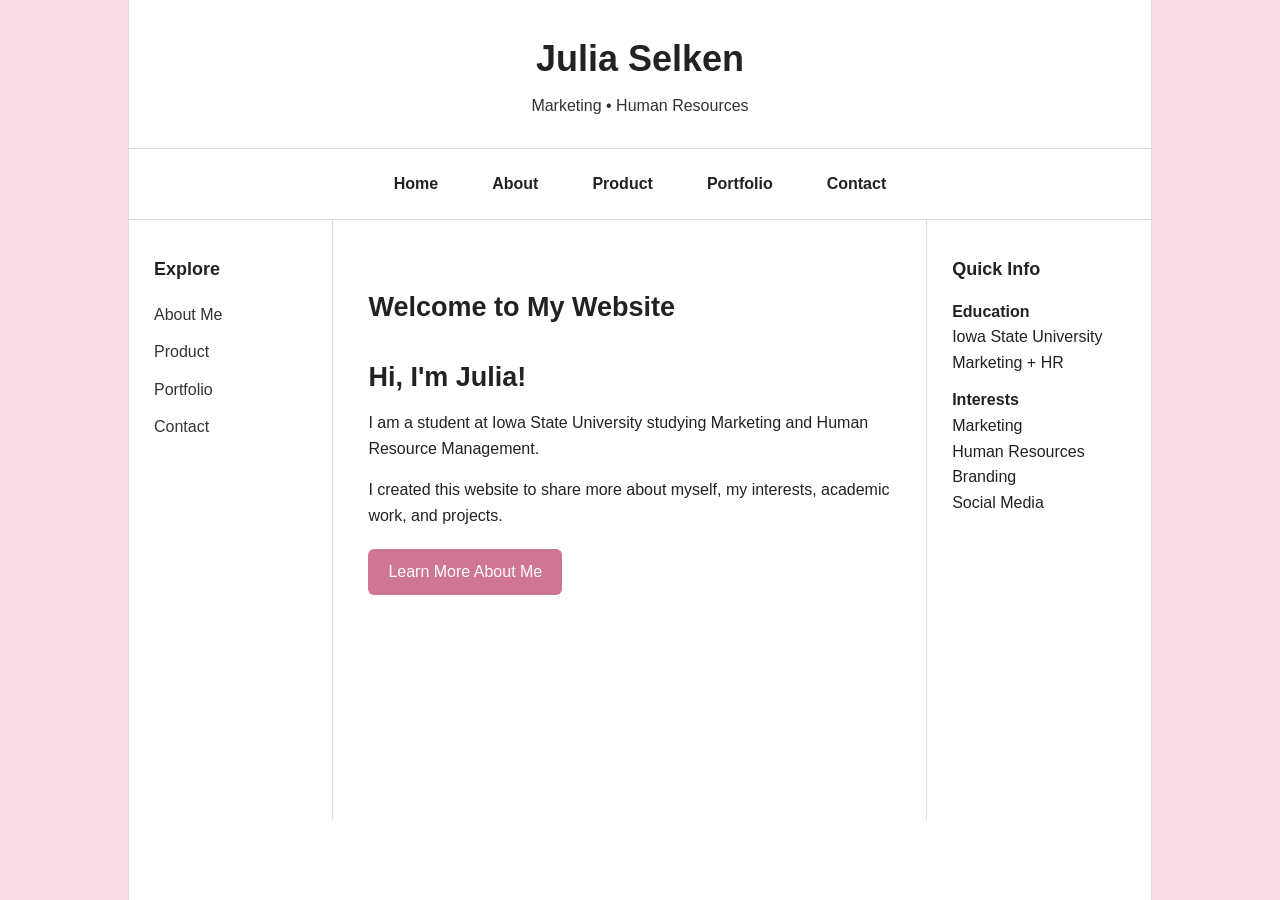
<file: index.html>
<!DOCTYPE html>

<html lang="en">

<head>

    <meta charset="UTF-8">

    <meta
        name="viewport"
        content="width=device-width, initial-scale=1.0"
    >

    <title>Julia Selken</title>

    <link rel="stylesheet" href="style.css">

</head>


<body>

<div class="site-wrapper">


    <!-- =========================
         TOP HEADER
    ========================== -->

    <header class="top-banner">

        <div>

            <h1>Julia Selken</h1>

            <p>
                Marketing • Human Resources
            </p>

        </div>

    </header>



    <!-- =========================
         SHARED NAVIGATION
    ========================== -->

    <div id="navigation"></div>



    <!-- =========================
         THREE COLUMN CONTENT
    ========================== -->

    <div class="content-grid">


        <!-- =========================
             LEFT SIDEBAR
        ========================== -->

        <aside class="left-sidebar">

            <h3>Explore</h3>

            <ul>

                <li>
                    <a href="about.html">About Me</a>
                </li>

                <li>
                    <a href="product.html">Product</a>
                </li>

                <li>
                    <a href="portfolio.html">Portfolio</a>
                </li>

                <li>
                    <a href="contact.html">Contact</a>
                </li>

            </ul>

        </aside>



        <!-- =========================
             MAIN CONTENT
        ========================== -->

        <main class="main-content">


            <section class="hero-box">

                <h2>Welcome to My Website</h2>

            </section>


            <section class="intro-section">

                <h2>Hi, I'm Julia!</h2>

                <p>
                    I am a student at Iowa State University studying
                    Marketing and Human Resource Management.
                </p>

                <p>
                    I created this website to share more about myself,
                    my interests, academic work, and projects.
                </p>

                <a
                    href="about.html"
                    class="button"
                >
                    Learn More About Me
                </a>

            </section>


        </main>



        <!-- =========================
             RIGHT SIDEBAR
        ========================== -->

        <aside class="right-sidebar">

            <h3>Quick Info</h3>


            <div class="info-card">

                <h4>Education</h4>

                <p>
                    Iowa State University<br>
                    Marketing + HR
                </p>

            </div>


            <div class="info-card">

                <h4>Interests</h4>

                <p>
                    Marketing<br>
                    Human Resources<br>
                    Branding<br>
                    Social Media
                </p>

            </div>


        </aside>


    </div>


</div>



<!-- =========================
     NAVIGATION JAVASCRIPT
========================== -->

<script src="navigation.js"></script>


</body>

</html>
</file>
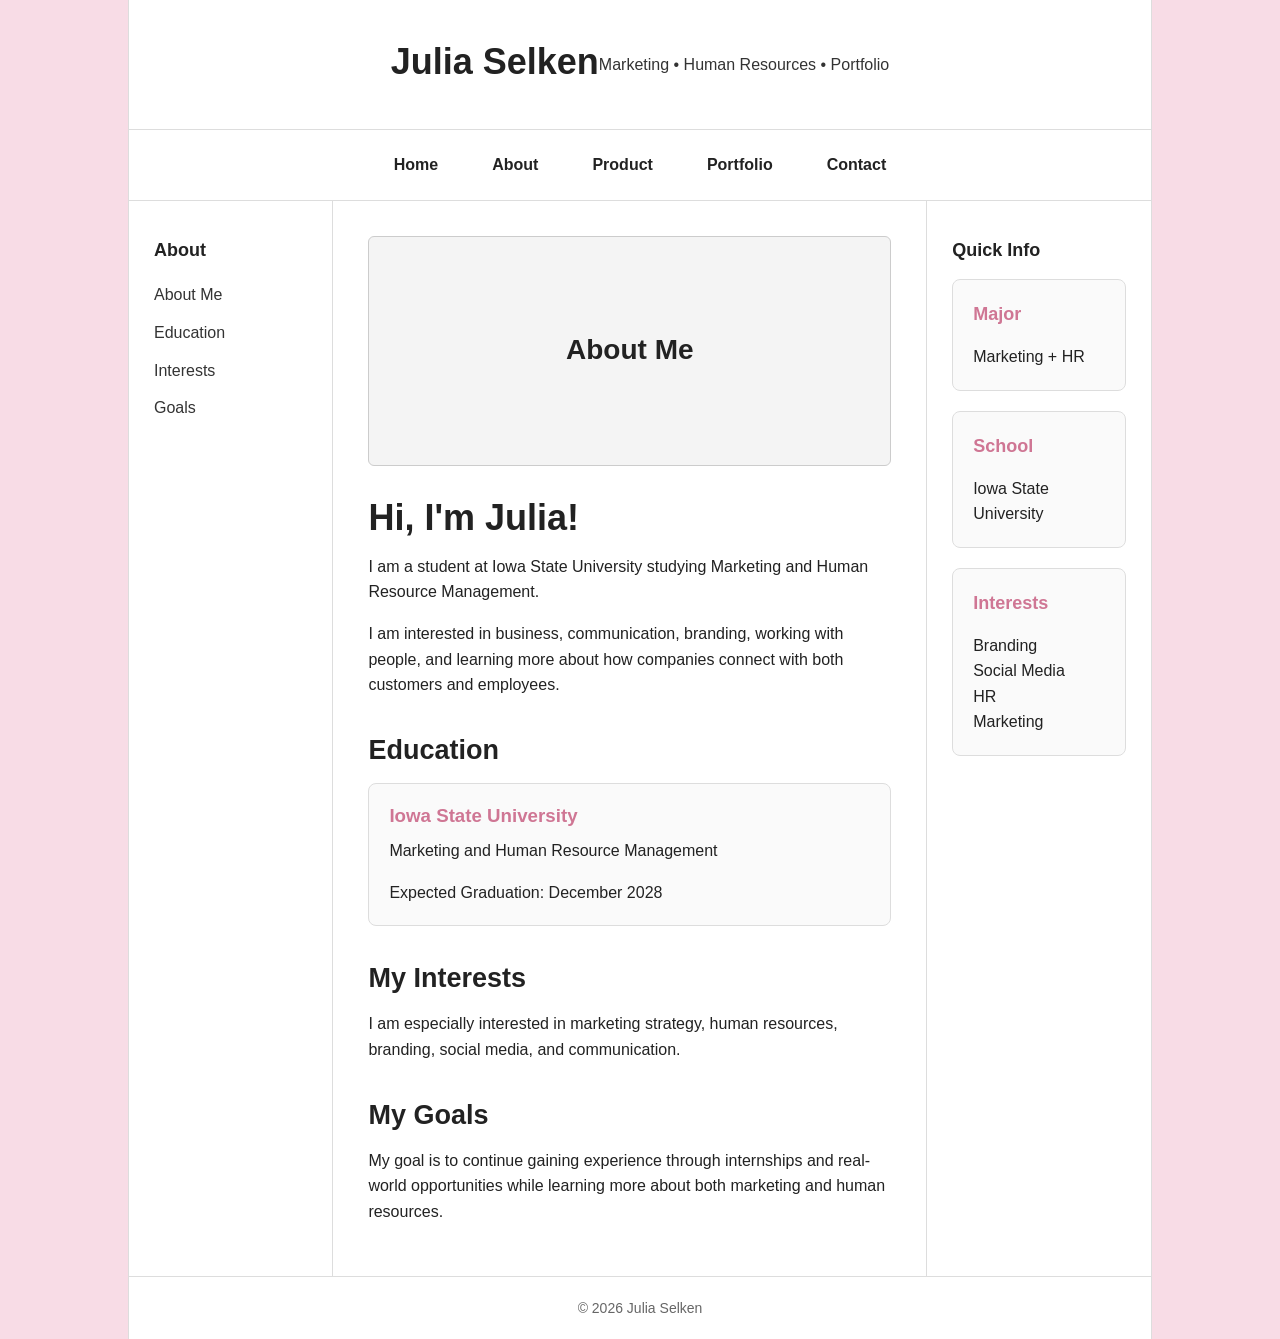
<file: about.html>
<!DOCTYPE html>
<html lang="en">

<head>
    <meta charset="UTF-8">
    <meta name="viewport" content="width=device-width, initial-scale=1.0">
    <title>About | Julia Selken</title>
    <link rel="stylesheet" href="style.css">
</head>

<body>

<div class="site-wrapper">

    <header class="top-banner">
        <h1>Julia Selken</h1>
        <p>Marketing • Human Resources • Portfolio</p>
    </header>

    <div id="navigation"></div>

    <div class="content-grid">

        <aside class="left-sidebar">
            <h3>About</h3>

            <ul>
                <li><a href="#intro">About Me</a></li>
                <li><a href="#education">Education</a></li>
                <li><a href="#interests">Interests</a></li>
                <li><a href="#goals">Goals</a></li>
            </ul>
        </aside>

        <main class="main-content">

            <section id="intro">

                <div class="hero-placeholder">
                    About Me
                </div>

                <h1>Hi, I'm Julia!</h1>

                <p>
                    I am a student at Iowa State University studying Marketing
                    and Human Resource Management.
                </p>

                <p>
                    I am interested in business, communication, branding,
                    working with people, and learning more about how companies
                    connect with both customers and employees.
                </p>

            </section>

            <section id="education">

                <h2>Education</h2>

                <div class="card">
                    <h3>Iowa State University</h3>

                    <p>
                        Marketing and Human Resource Management
                    </p>

                    <p>
                        Expected Graduation: December 2028
                    </p>
                </div>

            </section>

            <section id="interests">

                <h2>My Interests</h2>

                <p>
                    I am especially interested in marketing strategy, human
                    resources, branding, social media, and communication.
                </p>

            </section>

            <section id="goals">

                <h2>My Goals</h2>

                <p>
                    My goal is to continue gaining experience through
                    internships and real-world opportunities while learning
                    more about both marketing and human resources.
                </p>

            </section>

        </main>

        <aside class="right-sidebar">

            <div class="sticky-content">

                <h3>Quick Info</h3>

                <div class="card">
                    <h3>Major</h3>
                    <p>Marketing + HR</p>
                </div>

                <div class="card">
                    <h3>School</h3>
                    <p>Iowa State University</p>
                </div>

                <div class="card">
                    <h3>Interests</h3>
                    <p>
                        Branding<br>
                        Social Media<br>
                        HR<br>
                        Marketing
                    </p>
                </div>

            </div>

        </aside>

    </div>

    <footer>
        <p>© 2026 Julia Selken</p>
    </footer>

</div>

<script src="navigation.js"></script>

</body>
</html>
</file>
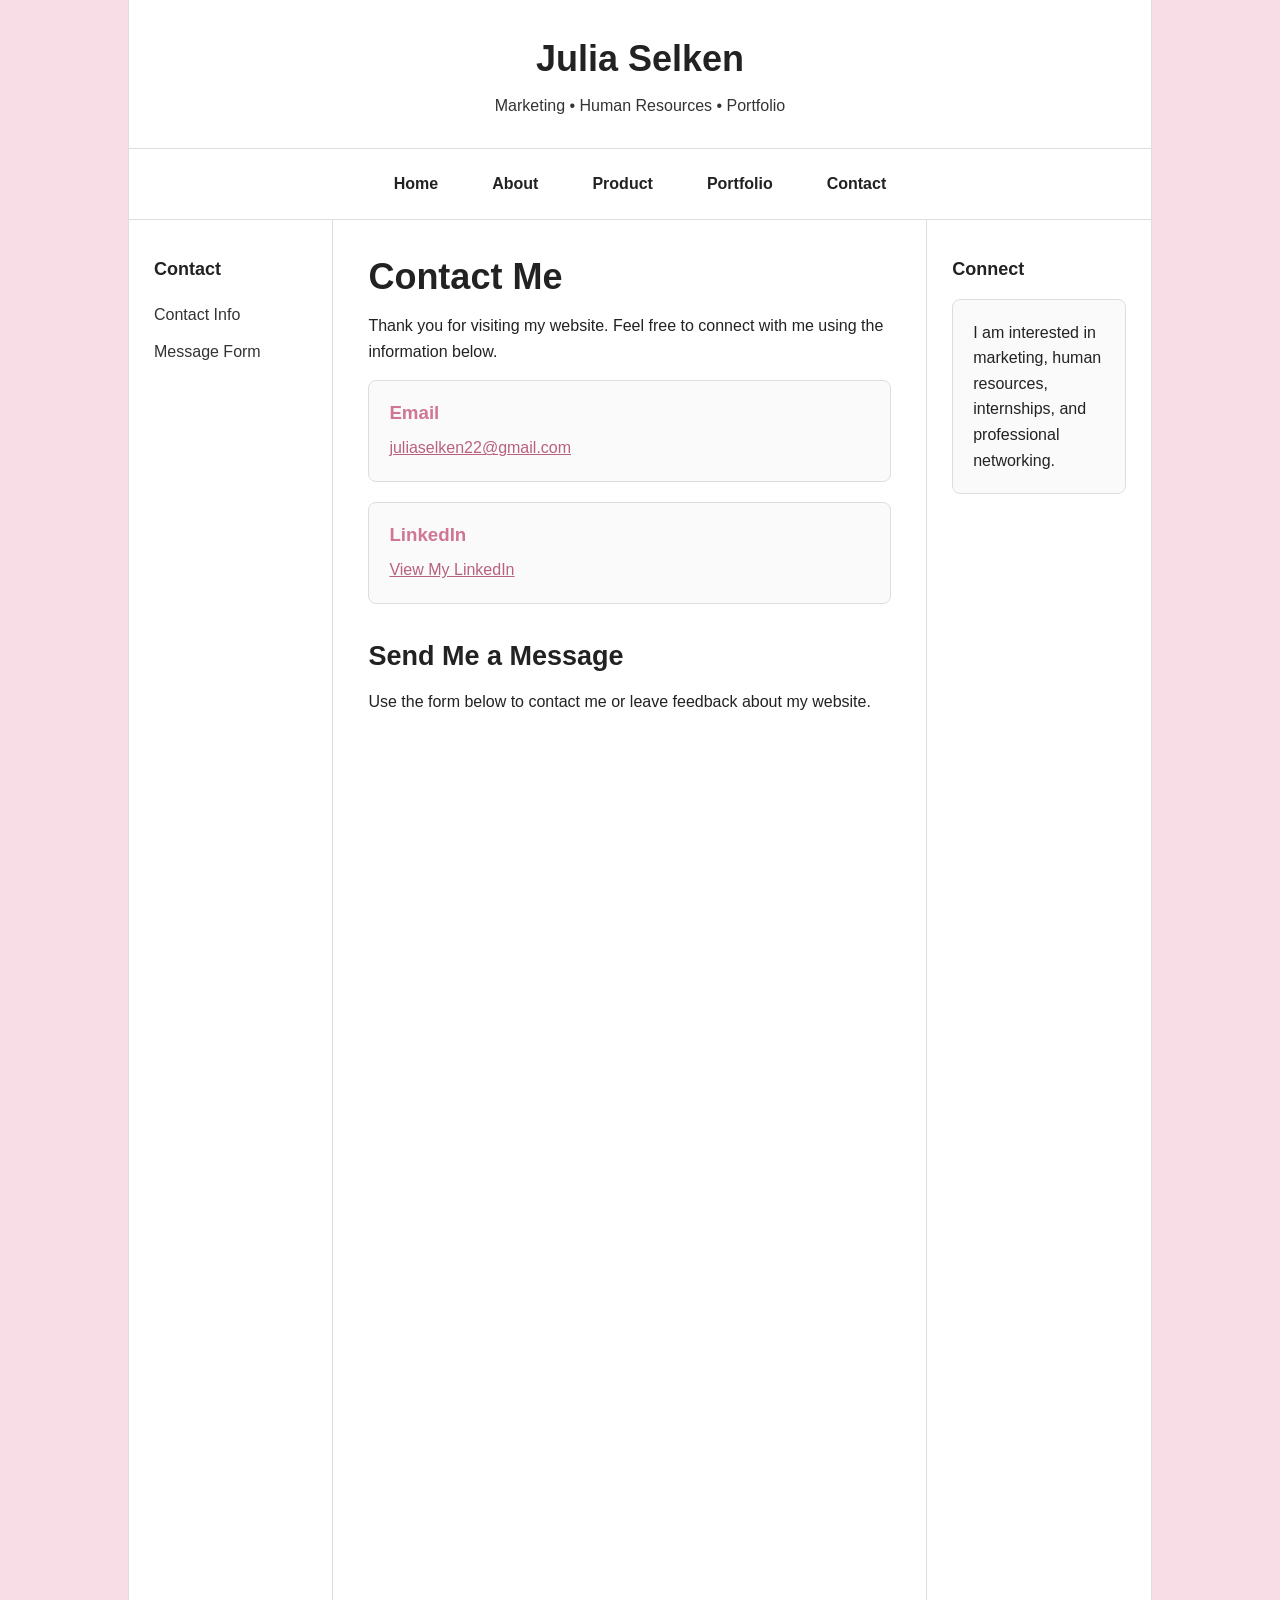
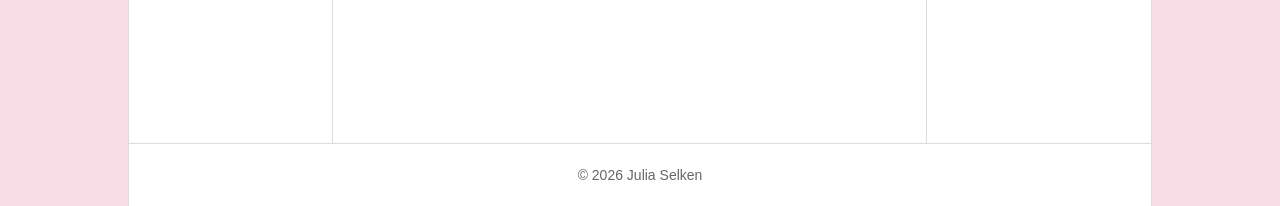
<file: contact.html>
<!DOCTYPE html>
<html lang="en">

<head>
    <meta charset="UTF-8">

    <meta name="viewport" content="width=device-width, initial-scale=1.0">

    <title>Contact | Julia Selken</title>

    <link rel="stylesheet" href="style.css">
</head>

<body>

<div class="site-wrapper">

    <!-- HEADER -->
    <header class="top-banner">
        <div>
            <h1>Julia Selken</h1>
            <p>Marketing • Human Resources • Portfolio</p>
        </div>
    </header>


    <!-- NAVIGATION -->
    <div id="navigation"></div>


    <!-- PAGE LAYOUT -->
    <div class="content-grid">

        <!-- LEFT SIDEBAR -->
        <aside class="left-sidebar">

            <h3>Contact</h3>

            <ul>
                <li>
                    <a href="#contact-info">Contact Info</a>
                </li>

                <li>
                    <a href="#form">Message Form</a>
                </li>
            </ul>

        </aside>


        <!-- MAIN CONTENT -->
        <main class="main-content">

            <section id="contact-info">

                <h1>Contact Me</h1>

                <p>
                    Thank you for visiting my website. Feel free to connect
                    with me using the information below.
                </p>


                <div class="card">

                    <h3>Email</h3>

                    <p>
                        <a href="mailto:juliaselken22@gmail.com">
                            juliaselken22@gmail.com
                        </a>
                    </p>

                </div>


                <div class="card">

                    <h3>LinkedIn</h3>

                    <p>
                        <a
                            href="https://www.linkedin.com/in/julia-selken-167b70204/"
                            target="_blank"
                        >
                            View My LinkedIn
                        </a>
                    </p>

                </div>

            </section>


            <!-- GOOGLE FORM -->
            <section id="form">

                <h2>Send Me a Message</h2>

                <p>
                    Use the form below to contact me or leave feedback
                    about my website.
                </p>


                <div class="google-form">

                    <iframe
                        src="https://docs.google.com/forms/d/e/1FAIpQLSctrZ4PBFyD2CyuyDMeLjN7qZDMWtVKUKnlSJWA7Xp1IeZHzQ/viewform?embedded=true"
                        width="640"
                        height="973"
                        frameborder="0"
                        marginheight="0"
                        marginwidth="0">
                        Loading…
                    </iframe>

                </div>

            </section>

        </main>


        <!-- RIGHT SIDEBAR -->
        <aside class="right-sidebar">

            <div class="sticky-content">

                <h3>Connect</h3>

                <div class="card">

                    <p>
                        I am interested in marketing, human resources,
                        internships, and professional networking.
                    </p>

                </div>

            </div>

        </aside>

    </div>


    <!-- FOOTER -->
    <footer>
        <p>© 2026 Julia Selken</p>
    </footer>

</div>


<script src="navigation.js"></script>

</body>
</html>
</file>
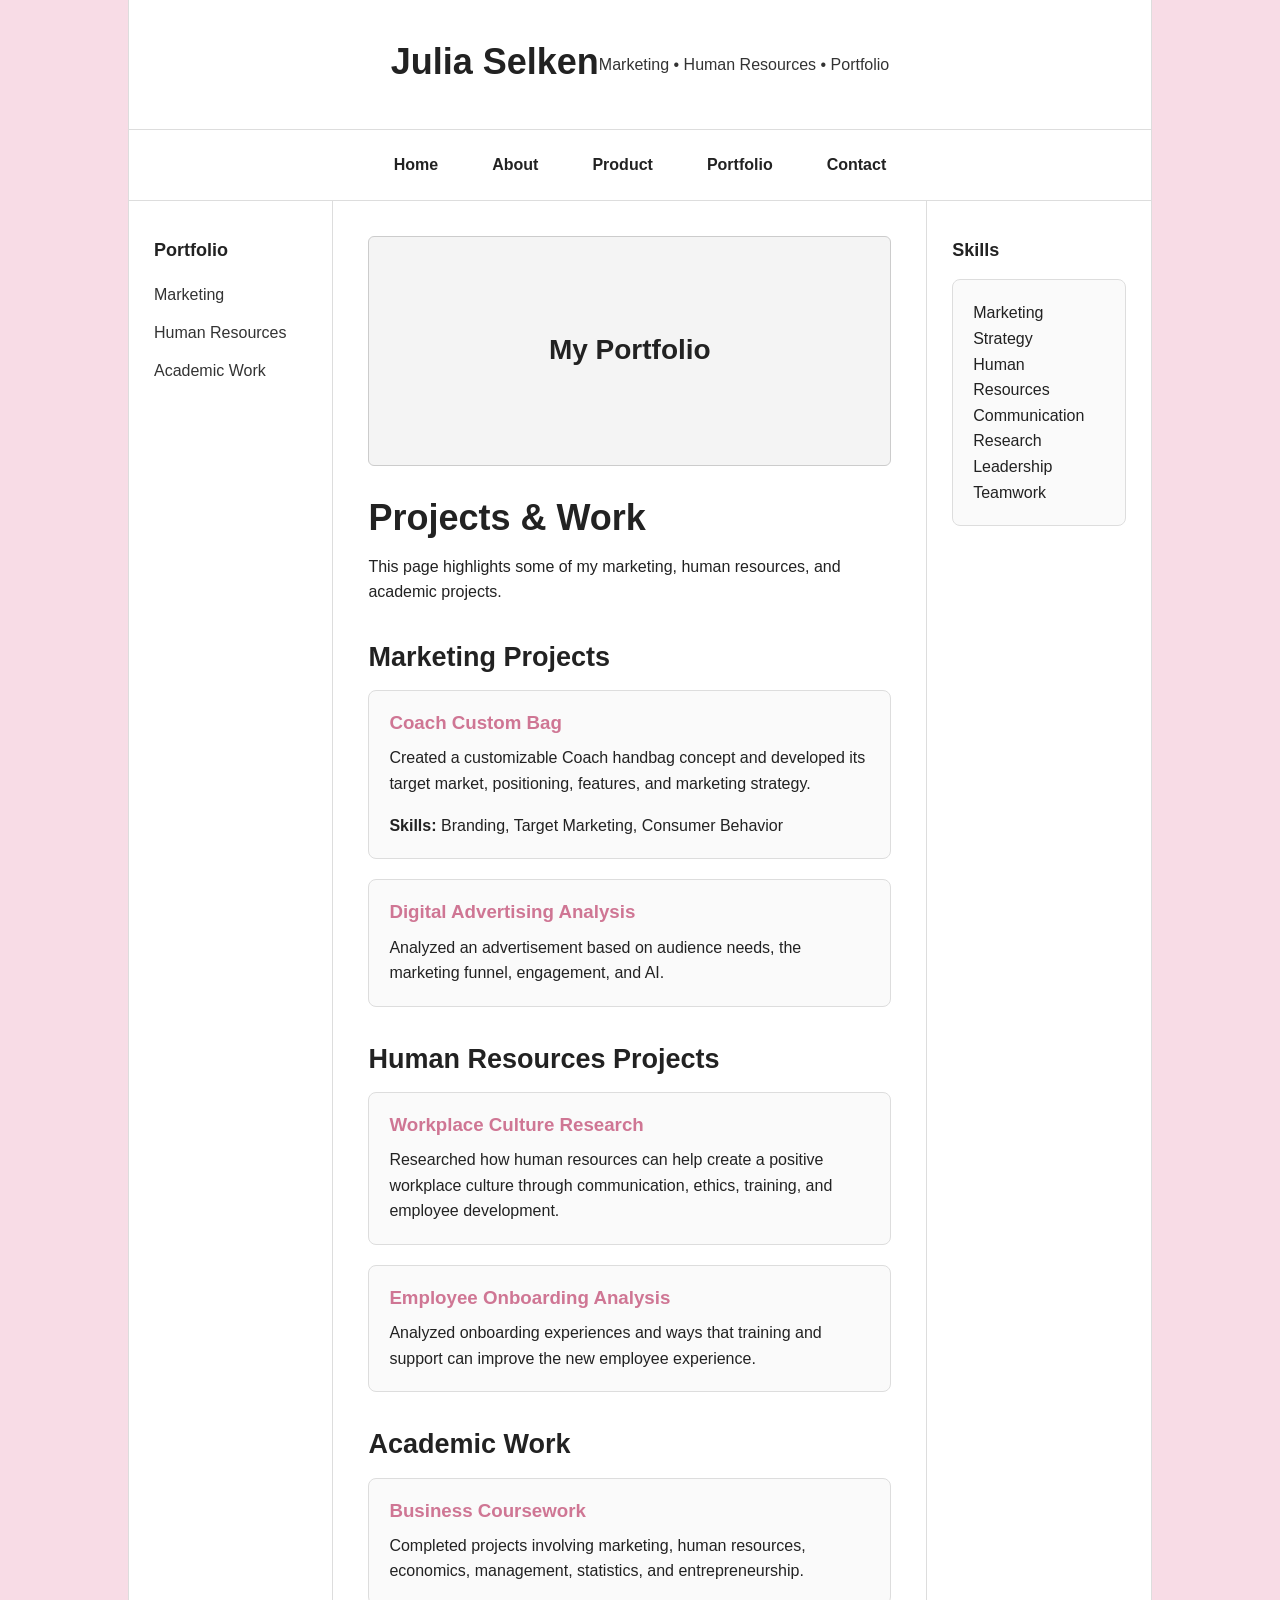
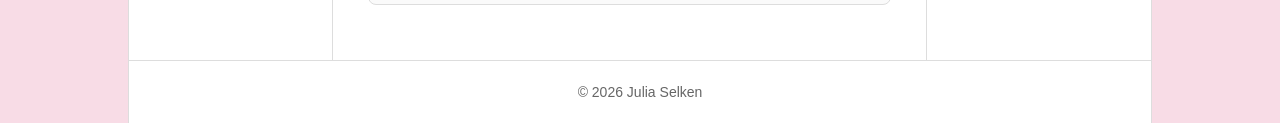
<file: portfolio.html>
<!DOCTYPE html>
<html lang="en">

<head>
    <meta charset="UTF-8">
    <meta name="viewport" content="width=device-width, initial-scale=1.0">
    <title>Portfolio | Julia Selken</title>
    <link rel="stylesheet" href="style.css">
</head>

<body>

<div class="site-wrapper">

    <header class="top-banner">
        <h1>Julia Selken</h1>
        <p>Marketing • Human Resources • Portfolio</p>
    </header>

    <div id="navigation"></div>

    <div class="content-grid">

        <aside class="left-sidebar">

            <h3>Portfolio</h3>

            <ul>
                <li><a href="#marketing">Marketing</a></li>
                <li><a href="#hr">Human Resources</a></li>
                <li><a href="#academic">Academic Work</a></li>
            </ul>

        </aside>

        <main class="main-content">

            <div class="hero-placeholder">
                My Portfolio
            </div>

            <h1>Projects & Work</h1>

            <p>
                This page highlights some of my marketing, human resources,
                and academic projects.
            </p>

            <section id="marketing">

                <h2>Marketing Projects</h2>

                <div class="card">
                    <h3>Coach Custom Bag</h3>

                    <p>
                        Created a customizable Coach handbag concept and
                        developed its target market, positioning, features,
                        and marketing strategy.
                    </p>

                    <p>
                        <strong>Skills:</strong>
                        Branding, Target Marketing, Consumer Behavior
                    </p>
                </div>

                <div class="card">
                    <h3>Digital Advertising Analysis</h3>

                    <p>
                        Analyzed an advertisement based on audience needs,
                        the marketing funnel, engagement, and AI.
                    </p>
                </div>

            </section>

            <section id="hr">

                <h2>Human Resources Projects</h2>

                <div class="card">
                    <h3>Workplace Culture Research</h3>

                    <p>
                        Researched how human resources can help create a
                        positive workplace culture through communication,
                        ethics, training, and employee development.
                    </p>
                </div>

                <div class="card">
                    <h3>Employee Onboarding Analysis</h3>

                    <p>
                        Analyzed onboarding experiences and ways that training
                        and support can improve the new employee experience.
                    </p>
                </div>

            </section>

            <section id="academic">

                <h2>Academic Work</h2>

                <div class="card">
                    <h3>Business Coursework</h3>

                    <p>
                        Completed projects involving marketing, human resources,
                        economics, management, statistics, and entrepreneurship.
                    </p>
                </div>

            </section>

        </main>

        <aside class="right-sidebar">

            <div class="sticky-content">

                <h3>Skills</h3>

                <div class="card">
                    <p>
                        Marketing Strategy<br>
                        Human Resources<br>
                        Communication<br>
                        Research<br>
                        Leadership<br>
                        Teamwork
                    </p>
                </div>

            </div>

        </aside>

    </div>

    <footer>
        <p>© 2026 Julia Selken</p>
    </footer>

</div>

<script src="navigation.js"></script>

</body>
</html>
</file>
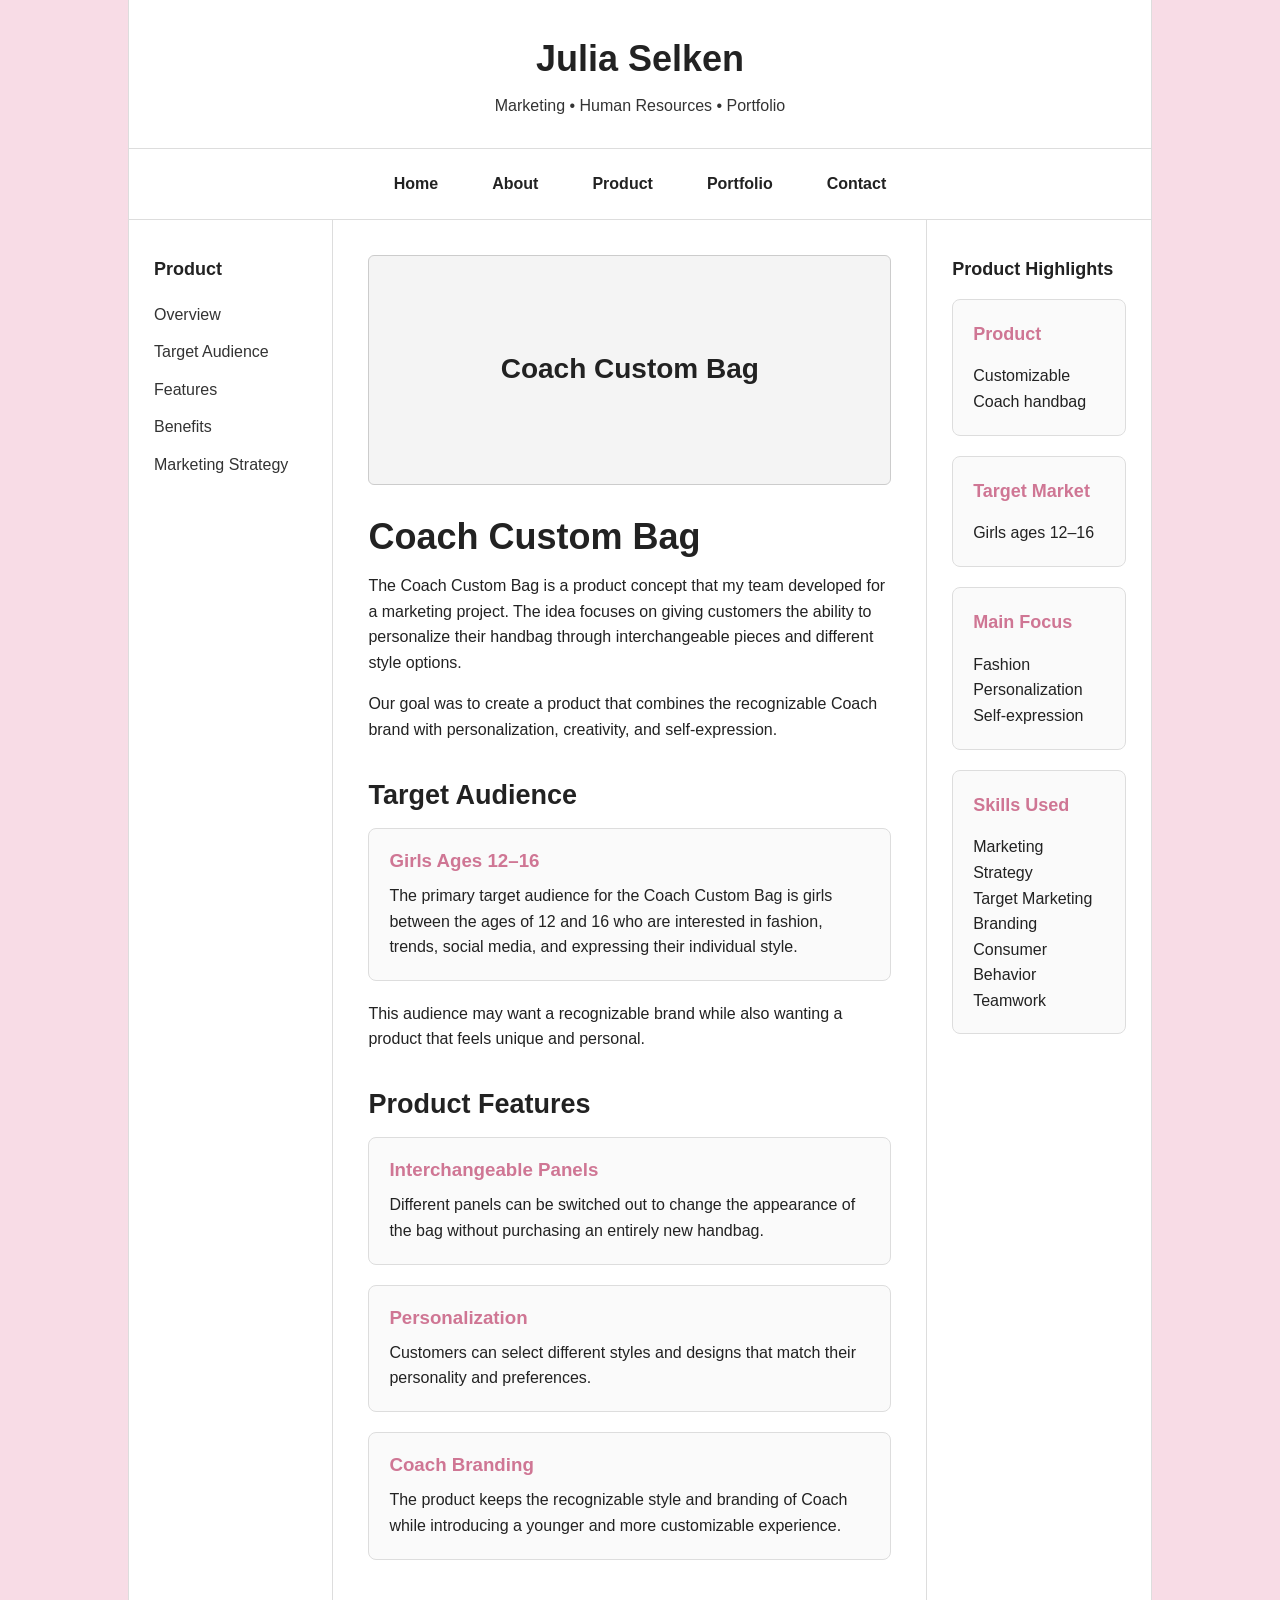
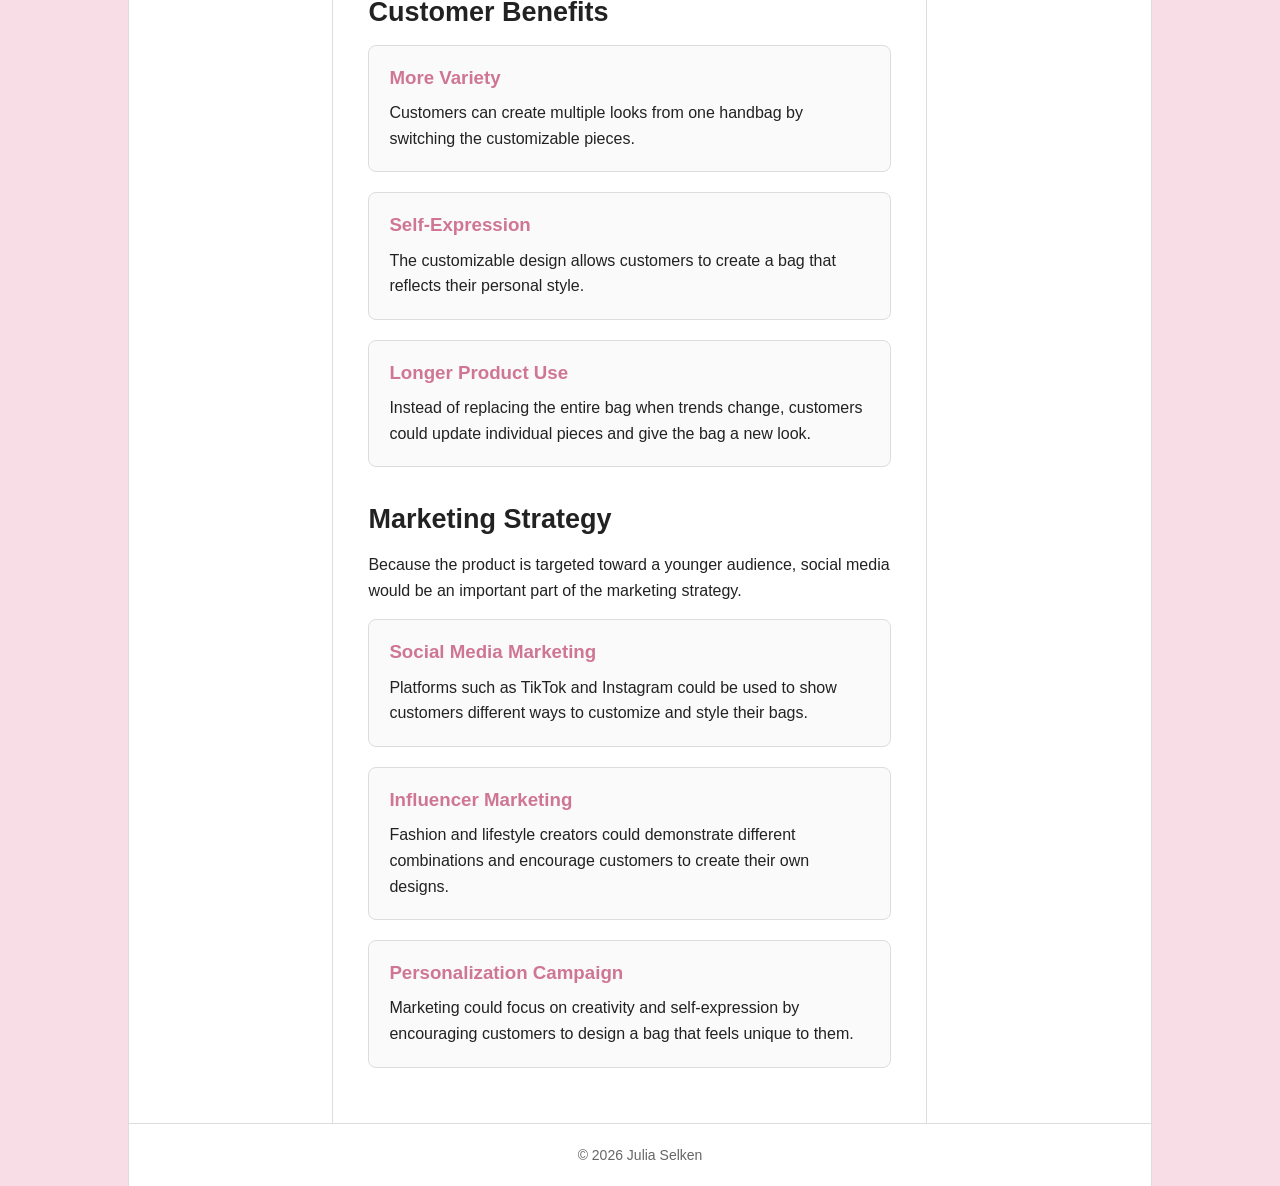
<file: product.html>
<!DOCTYPE html>
<html lang="en">

<head>

    <meta charset="UTF-8">

    <meta name="viewport" content="width=device-width, initial-scale=1.0">

    <title>Product | Julia Selken</title>

    <link rel="stylesheet" href="style.css">

</head>


<body>

<div class="site-wrapper">


    <!-- =========================
         HEADER
    ========================== -->

    <header class="top-banner">

        <div>

            <h1>Julia Selken</h1>

            <p>
                Marketing • Human Resources • Portfolio
            </p>

        </div>

    </header>


    <!-- =========================
         SHARED NAVIGATION
    ========================== -->

    <div id="navigation"></div>


    <!-- =========================
         PAGE LAYOUT
    ========================== -->

    <div class="content-grid">


        <!-- =========================
             LEFT SIDEBAR
        ========================== -->

        <aside class="left-sidebar">

            <h3>Product</h3>

            <ul>

                <li>
                    <a href="#overview">Overview</a>
                </li>

                <li>
                    <a href="#audience">Target Audience</a>
                </li>

                <li>
                    <a href="#features">Features</a>
                </li>

                <li>
                    <a href="#benefits">Benefits</a>
                </li>

                <li>
                    <a href="#strategy">Marketing Strategy</a>
                </li>

            </ul>

        </aside>


        <!-- =========================
             MAIN CONTENT
        ========================== -->

        <main class="main-content">


            <!-- PRODUCT INTRO -->

            <div class="hero-placeholder">

                Coach Custom Bag

            </div>


            <!-- OVERVIEW -->

            <section id="overview">

                <h1>Coach Custom Bag</h1>

                <p>
                    The Coach Custom Bag is a product concept that my team
                    developed for a marketing project. The idea focuses on
                    giving customers the ability to personalize their handbag
                    through interchangeable pieces and different style options.
                </p>

                <p>
                    Our goal was to create a product that combines the
                    recognizable Coach brand with personalization,
                    creativity, and self-expression.
                </p>

            </section>


            <!-- TARGET AUDIENCE -->

            <section id="audience">

                <h2>Target Audience</h2>

                <div class="card">

                    <h3>Girls Ages 12–16</h3>

                    <p>
                        The primary target audience for the Coach Custom Bag
                        is girls between the ages of 12 and 16 who are
                        interested in fashion, trends, social media, and
                        expressing their individual style.
                    </p>

                </div>

                <p>
                    This audience may want a recognizable brand while also
                    wanting a product that feels unique and personal.
                </p>

            </section>


            <!-- PRODUCT FEATURES -->

            <section id="features">

                <h2>Product Features</h2>


                <div class="card">

                    <h3>Interchangeable Panels</h3>

                    <p>
                        Different panels can be switched out to change the
                        appearance of the bag without purchasing an entirely
                        new handbag.
                    </p>

                </div>


                <div class="card">

                    <h3>Personalization</h3>

                    <p>
                        Customers can select different styles and designs
                        that match their personality and preferences.
                    </p>

                </div>


                <div class="card">

                    <h3>Coach Branding</h3>

                    <p>
                        The product keeps the recognizable style and branding
                        of Coach while introducing a younger and more
                        customizable experience.
                    </p>

                </div>

            </section>


            <!-- BENEFITS -->

            <section id="benefits">

                <h2>Customer Benefits</h2>


                <div class="card">

                    <h3>More Variety</h3>

                    <p>
                        Customers can create multiple looks from one handbag
                        by switching the customizable pieces.
                    </p>

                </div>


                <div class="card">

                    <h3>Self-Expression</h3>

                    <p>
                        The customizable design allows customers to create
                        a bag that reflects their personal style.
                    </p>

                </div>


                <div class="card">

                    <h3>Longer Product Use</h3>

                    <p>
                        Instead of replacing the entire bag when trends change,
                        customers could update individual pieces and give the
                        bag a new look.
                    </p>

                </div>

            </section>


            <!-- MARKETING STRATEGY -->

            <section id="strategy">

                <h2>Marketing Strategy</h2>

                <p>
                    Because the product is targeted toward a younger audience,
                    social media would be an important part of the marketing
                    strategy.
                </p>


                <div class="card">

                    <h3>Social Media Marketing</h3>

                    <p>
                        Platforms such as TikTok and Instagram could be used
                        to show customers different ways to customize and
                        style their bags.
                    </p>

                </div>


                <div class="card">

                    <h3>Influencer Marketing</h3>

                    <p>
                        Fashion and lifestyle creators could demonstrate
                        different combinations and encourage customers to
                        create their own designs.
                    </p>

                </div>


                <div class="card">

                    <h3>Personalization Campaign</h3>

                    <p>
                        Marketing could focus on creativity and self-expression
                        by encouraging customers to design a bag that feels
                        unique to them.
                    </p>

                </div>

            </section>


        </main>


        <!-- =========================
             RIGHT SIDEBAR
        ========================== -->

        <aside class="right-sidebar">

            <div class="sticky-content">

                <h3>Product Highlights</h3>


                <div class="card">

                    <h3>Product</h3>

                    <p>
                        Customizable Coach handbag
                    </p>

                </div>


                <div class="card">

                    <h3>Target Market</h3>

                    <p>
                        Girls ages 12–16
                    </p>

                </div>


                <div class="card">

                    <h3>Main Focus</h3>

                    <p>
                        Fashion<br>
                        Personalization<br>
                        Self-expression
                    </p>

                </div>


                <div class="card">

                    <h3>Skills Used</h3>

                    <p>
                        Marketing Strategy<br>
                        Target Marketing<br>
                        Branding<br>
                        Consumer Behavior<br>
                        Teamwork
                    </p>

                </div>

            </div>

        </aside>


    </div>


    <!-- =========================
         FOOTER
    ========================== -->

    <footer>

        <p>
            © 2026 Julia Selken
        </p>

    </footer>


</div>


<!-- =========================
     NAVIGATION JAVASCRIPT
========================= -->

<script src="navigation.js"></script>


</body>

</html>
</file>
<file: style.css>
/* =========================================
   RESET / GLOBAL STYLES
========================================= */

* {
    box-sizing: border-box;
    margin: 0;
    padding: 0;
}

html {
    scroll-behavior: smooth;
}

body {
    font-family: Arial, Helvetica, sans-serif;
    background-color: #f8dce6;
    color: #222;
    line-height: 1.6;
}


/* =========================================
   MAIN WEBSITE WRAPPER
   Leaves pink background on both sides
========================================= */

.site-wrapper {
    width: 80%;
    margin: 0 auto;
    min-height: 100vh;

    background-color: #ffffff;

    border-left: 1px solid #ddd;
    border-right: 1px solid #ddd;
}


/* =========================================
   TOP HEADER
========================================= */

.top-banner {
    width: 100%;
    min-height: 130px;

    padding: 30px 40px;

    display: flex;
    justify-content: center;
    align-items: center;

    text-align: center;

    background-color: #ffffff;

    border-bottom: 1px solid #ddd;
}

.top-banner h1 {
    font-size: 36px;
    margin-bottom: 5px;
}

.top-banner p {
    font-size: 16px;
    color: #333;
}


/* =========================================
   TOP NAVIGATION
========================================= */

#navigation {
    width: 100%;

    background-color: #ffffff;

    border-bottom: 1px solid #ddd;
}


/* Navigation container */

.main-nav {
    display: flex;

    justify-content: center;
    align-items: center;

    gap: 30px;

    padding: 14px 20px;
}


/* Navigation links */

.main-nav a {
    text-decoration: none;

    color: #222;

    font-size: 16px;
    font-weight: 600;

    padding: 8px 12px;

    border-radius: 6px;

    transition: 0.2s ease;
}


/* Navigation hover effect */

.main-nav a:hover {
    background-color: #f7dce5;
    color: #222;
}


/* =========================================
   MAIN THREE-COLUMN PAGE LAYOUT
========================================= */

.content-grid {
    display: grid;

    grid-template-columns:
        minmax(150px, 20%)
        minmax(0, 1fr)
        minmax(180px, 22%);

    min-height: 600px;
}


/* =========================================
   LEFT SIDEBAR
========================================= */

.left-sidebar {
    padding: 35px 25px;

    background-color: #ffffff;

    border-right: 1px solid #ddd;
}

.left-sidebar h3 {
    font-size: 18px;

    margin-bottom: 18px;
}

.left-sidebar ul {
    list-style: none;
}

.left-sidebar li {
    margin-bottom: 12px;
}

.left-sidebar a {
    text-decoration: none;

    color: #333;

    font-weight: 500;

    transition: 0.2s ease;
}

.left-sidebar a:hover {
    color: #cf7694;
}


/* =========================================
   MAIN CONTENT
========================================= */

.main-content {
    padding: 35px;
}

.main-content h1 {
    font-size: 36px;

    margin-bottom: 15px;

    line-height: 1.2;
}

.main-content h2 {
    font-size: 27px;

    margin-top: 35px;
    margin-bottom: 15px;

    line-height: 1.3;
}

.main-content h3 {
    line-height: 1.3;
}

.main-content p {
    margin-bottom: 16px;
}


/* Prevent section links from hiding
   underneath navigation */

.main-content section {
    scroll-margin-top: 80px;
}


/* =========================================
   LINKS
========================================= */

.main-content a,
.right-sidebar a {
    color: #b96180;
}

.main-content a:hover,
.right-sidebar a:hover {
    color: #91445f;
}


/* =========================================
   HERO / PAGE INTRO
========================================= */

.hero-placeholder {
    width: 100%;

    min-height: 230px;

    display: flex;

    justify-content: center;
    align-items: center;

    text-align: center;

    padding: 20px;

    margin-bottom: 30px;

    background-color: #f4f4f4;

    border: 1px solid #ccc;
    border-radius: 6px;

    font-size: 28px;
    font-weight: bold;
}


/* =========================================
   OPTIONAL HERO IMAGE
========================================= */

.hero {
    width: 100%;

    margin-bottom: 30px;
}

.hero img {
    width: 100%;

    height: 260px;

    object-fit: cover;

    display: block;

    border-radius: 6px;
}


/* =========================================
   CARDS
========================================= */

.card {
    width: 100%;

    background-color: #fafafa;

    border: 1px solid #ddd;
    border-radius: 8px;

    padding: 20px;

    margin-bottom: 20px;

    transition: 0.2s ease;
}

.card h3 {
    color: #cf7694;

    margin-bottom: 10px;
}


/* Card hover interaction */

.card:hover {
    transform: translateY(-3px);

    box-shadow: 0 5px 15px rgba(0, 0, 0, 0.08);
}


/* Remove unnecessary bottom spacing
   from last paragraph in cards */

.card p:last-child {
    margin-bottom: 0;
}


/* =========================================
   RIGHT SIDEBAR
========================================= */

.right-sidebar {
    padding: 35px 25px;

    background-color: #ffffff;

    border-left: 1px solid #ddd;
}

.right-sidebar h3 {
    margin-bottom: 15px;

    font-size: 18px;
}

.right-sidebar p {
    margin-bottom: 12px;
}


/* Keeps quick information visible
   while scrolling on desktop */

.sticky-content {
    position: sticky;

    top: 25px;
}


/* =========================================
   BUTTONS
========================================= */

.button {
    display: inline-block;

    background-color: #cf7694;

    color: #ffffff !important;

    padding: 10px 20px;

    margin-top: 5px;

    border: none;
    border-radius: 6px;

    text-decoration: none;

    cursor: pointer;

    transition: 0.2s ease;
}

.button:hover {
    background-color: #b96180;

    transform: translateY(-2px);
}


/* =========================================
   GOOGLE FORM
========================================= */

.google-form {
    width: 100%;

    margin-top: 20px;

    overflow: hidden;

    border-radius: 8px;
}


/* Makes the Google Form responsive */

.google-form iframe {
    display: block;

    width: 100%;

    max-width: 100%;

    min-height: 973px;

    border: none;
}


/* =========================================
   FOOTER
========================================= */

footer {
    width: 100%;

    padding: 20px 30px;

    background-color: #ffffff;

    border-top: 1px solid #ddd;

    text-align: center;

    font-size: 14px;

    color: #666;
}

footer a {
    color: #cf7694;

    text-decoration: none;
}

footer a:hover {
    text-decoration: underline;
}


/* =========================================
   TABLET RESPONSIVE DESIGN
========================================= */

@media (max-width: 1000px) {

    .site-wrapper {
        width: 90%;
    }


    /* Changes from 3 columns to 2 */

    .content-grid {
        grid-template-columns: 180px 1fr;
    }


    /* Moves right sidebar underneath */

    .right-sidebar {
        grid-column: 1 / -1;

        border-left: none;

        border-top: 1px solid #ddd;
    }


    .sticky-content {
        position: static;
    }


    .main-content {
        padding: 30px;
    }

}


/* =========================================
   MOBILE RESPONSIVE DESIGN
========================================= */

@media (max-width: 700px) {

    body {
        background-color: #f8dce6;
    }


    .site-wrapper {
        width: 96%;
    }


    /* Stack all columns */

    .content-grid {
        display: block;
    }


    /* Header */

    .top-banner {
        min-height: 110px;

        padding: 25px 15px;
    }

    .top-banner h1 {
        font-size: 30px;
    }


    /* Navigation wraps on small screens */

    .main-nav {
        flex-wrap: wrap;

        gap: 8px;

        padding: 12px 10px;
    }

    .main-nav a {
        font-size: 14px;

        padding: 7px 9px;
    }


    /* Sidebars */

    .left-sidebar,
    .right-sidebar {
        border: none;

        border-bottom: 1px solid #ddd;

        padding: 25px 20px;
    }


    /* Main content */

    .main-content {
        padding: 25px 20px;
    }

    .main-content h1 {
        font-size: 30px;
    }

    .main-content h2 {
        font-size: 24px;
    }


    /* Hero */

    .hero-placeholder {
        min-height: 180px;

        font-size: 24px;
    }

    .hero img {
        height: 200px;
    }


    /* Google Form */

    .google-form iframe {
        width: 100%;

        min-height: 973px;
    }

}


/* =========================================
   VERY SMALL MOBILE DEVICES
========================================= */

@media (max-width: 450px) {

    .site-wrapper {
        width: 100%;

        border-left: none;
        border-right: none;
    }


    .main-nav {
        gap: 4px;
    }

    .main-nav a {
        font-size: 13px;

        padding: 6px 7px;
    }


    .main-content {
        padding: 20px 16px;
    }


    .main-content h1 {
        font-size: 27px;
    }


    .main-content h2 {
        font-size: 22px;
    }


    .card {
        padding: 16px;
    }

}
</file>
